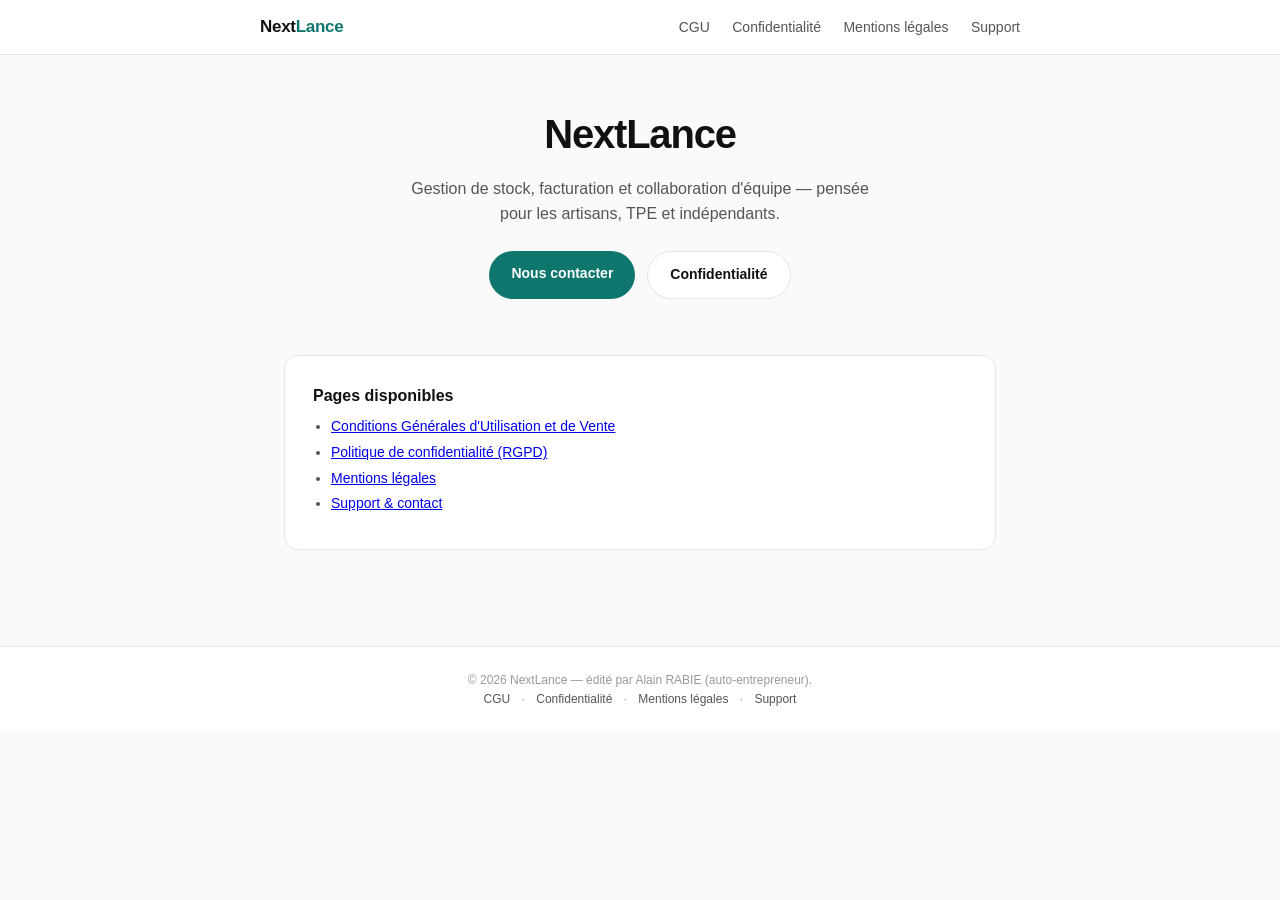
<file: index.html>
<!doctype html>
<html lang="fr">
<head>
<meta charset="utf-8" />
<meta name="viewport" content="width=device-width,initial-scale=1" />
<title>NextLance — Gestion de stock & facturation pour artisans</title>
<meta name="description" content="NextLance est une application de gestion de stock et de facturation à destination des artisans, TPE et indépendants." />
<link rel="stylesheet" href="/style.css" />
</head>
<body>
<header>
  <div class="nav">
    <a class="brand" href="/">Next<span>Lance</span></a>
    <nav>
      <a href="/cgu.html">CGU</a>
      <a href="/privacy.html">Confidentialité</a>
      <a href="/legal.html">Mentions légales</a>
      <a href="/support.html">Support</a>
    </nav>
  </div>
</header>

<section class="hero">
  <h1>NextLance</h1>
  <p>Gestion de stock, facturation et collaboration d'équipe — pensée pour les artisans, TPE et indépendants.</p>
  <div class="cta-row">
    <a class="cta" href="/support.html">Nous contacter</a>
    <a class="cta secondary" href="/privacy.html">Confidentialité</a>
  </div>
</section>

<main>
  <div class="card">
    <h2>Pages disponibles</h2>
    <ul>
      <li><a href="/cgu.html">Conditions Générales d'Utilisation et de Vente</a></li>
      <li><a href="/privacy.html">Politique de confidentialité (RGPD)</a></li>
      <li><a href="/legal.html">Mentions légales</a></li>
      <li><a href="/support.html">Support &amp; contact</a></li>
    </ul>
  </div>
</main>

<footer>
  © 2026 NextLance — édité par Alain RABIE (auto-entrepreneur).
  <br />
  <a href="/cgu.html">CGU</a> ·
  <a href="/privacy.html">Confidentialité</a> ·
  <a href="/legal.html">Mentions légales</a> ·
  <a href="/support.html">Support</a>
</footer>
</body>
</html>
</file>
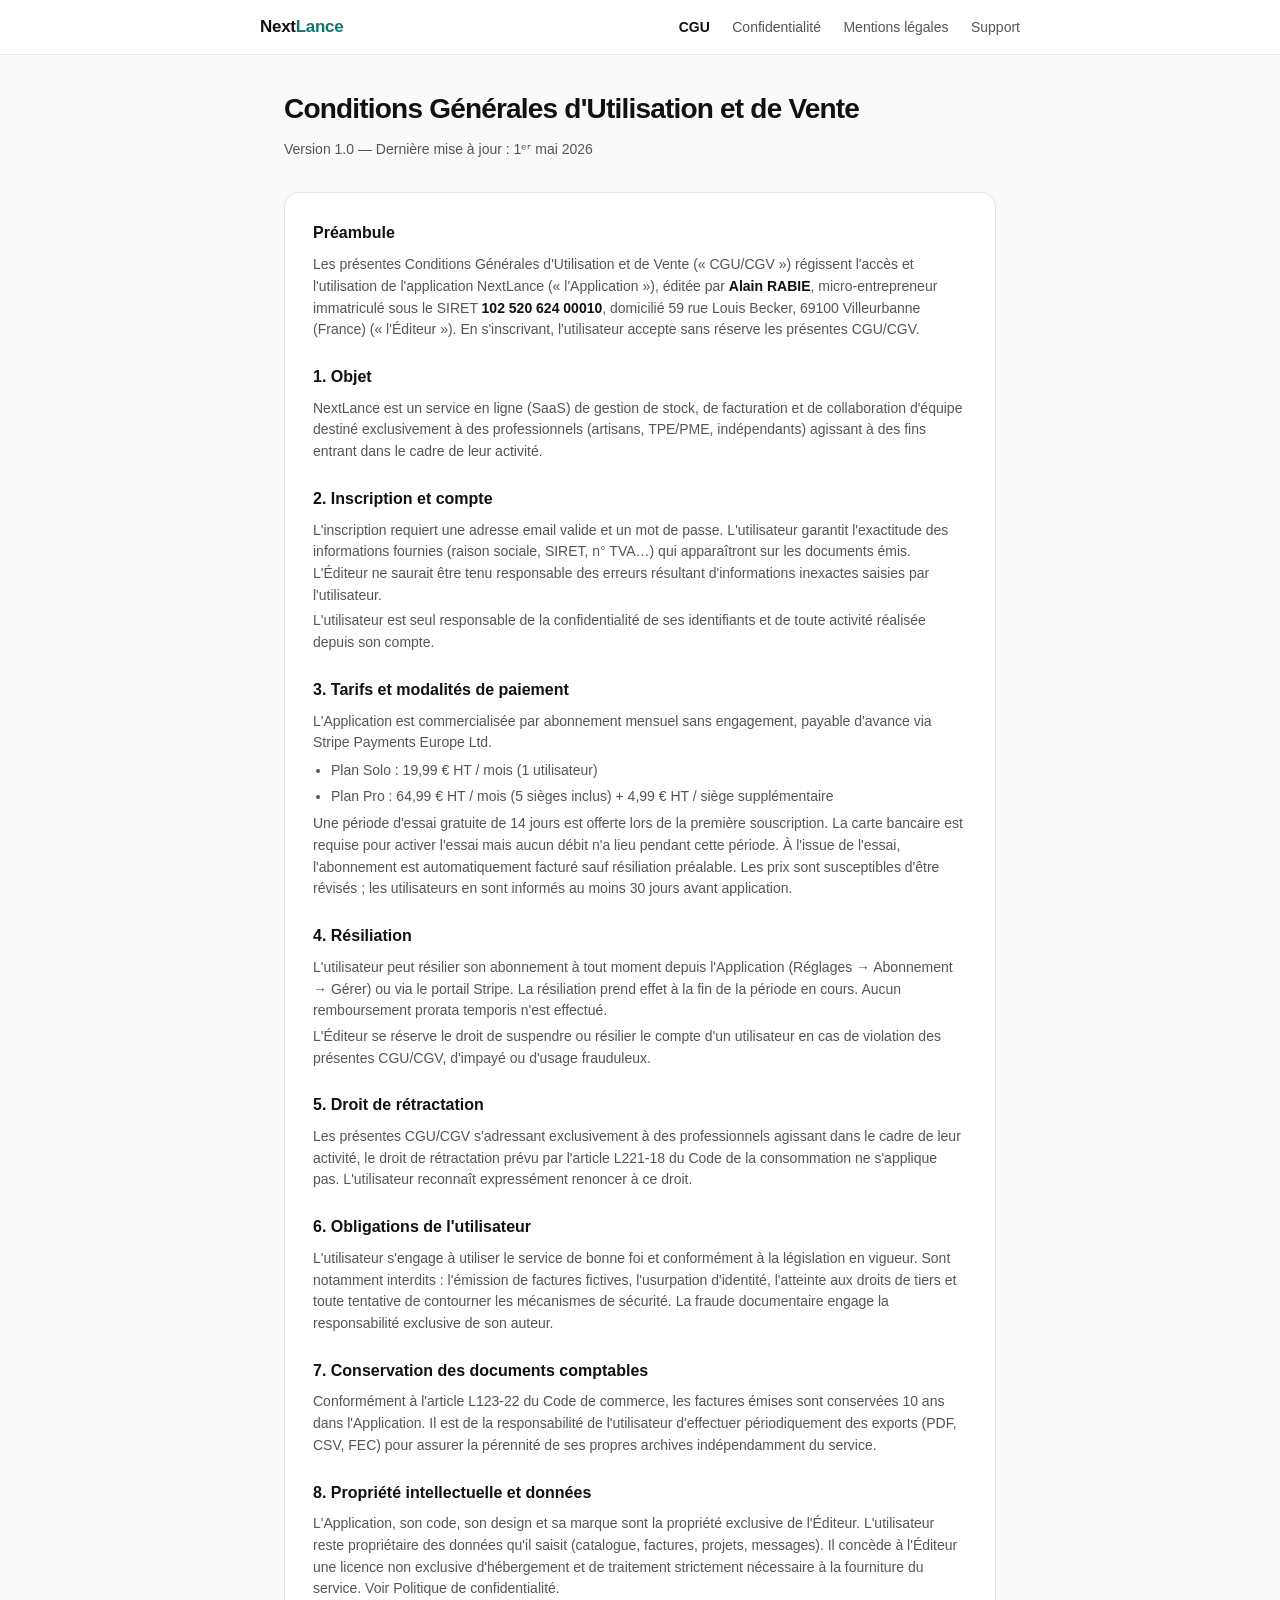
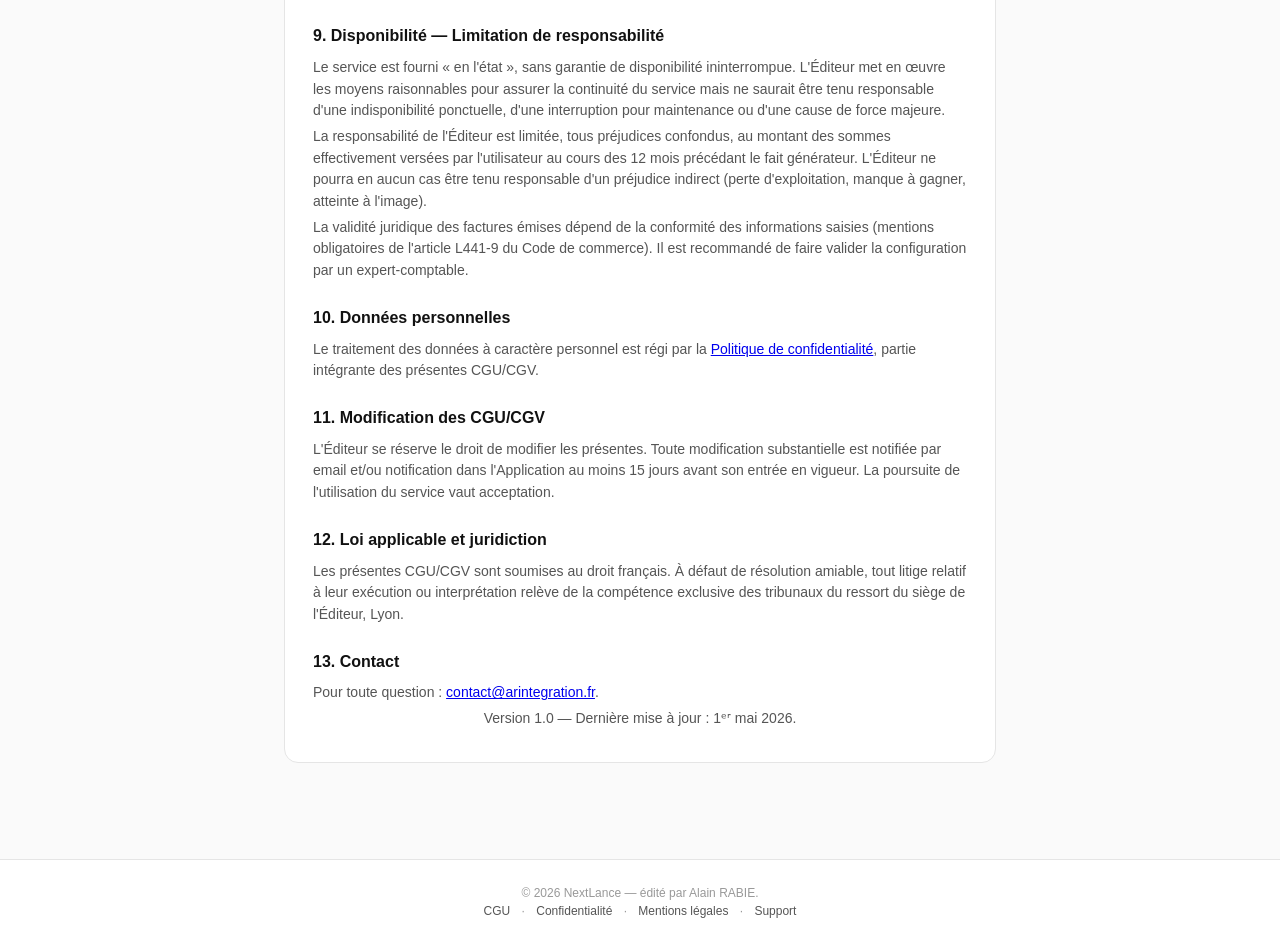
<file: cgu.html>
<!doctype html>
<html lang="fr">
<head>
<meta charset="utf-8" />
<meta name="viewport" content="width=device-width,initial-scale=1" />
<title>NextLance — Conditions Générales d'Utilisation et de Vente</title>
<meta name="description" content="Conditions Générales d'Utilisation et de Vente de NextLance." />
<link rel="stylesheet" href="/style.css" />
</head>
<body>
<header>
  <div class="nav">
    <a class="brand" href="/">Next<span>Lance</span></a>
    <nav>
      <a href="/cgu.html" class="active">CGU</a>
      <a href="/privacy.html">Confidentialité</a>
      <a href="/legal.html">Mentions légales</a>
      <a href="/support.html">Support</a>
    </nav>
  </div>
</header>

<main>
  <h1>Conditions Générales d'Utilisation et de Vente</h1>
  <p class="subtitle">Version 1.0 — Dernière mise à jour : 1ᵉʳ mai 2026</p>

  <div class="card">
    <h2>Préambule</h2>
    <p>Les présentes Conditions Générales d'Utilisation et de Vente (« CGU/CGV ») régissent l'accès et l'utilisation de l'application NextLance (« l'Application »), éditée par <strong>Alain RABIE</strong>, micro-entrepreneur immatriculé sous le SIRET <strong>102 520 624 00010</strong>, domicilié 59 rue Louis Becker, 69100 Villeurbanne (France) (« l'Éditeur »). En s'inscrivant, l'utilisateur accepte sans réserve les présentes CGU/CGV.</p>

    <h2>1. Objet</h2>
    <p>NextLance est un service en ligne (SaaS) de gestion de stock, de facturation et de collaboration d'équipe destiné exclusivement à des professionnels (artisans, TPE/PME, indépendants) agissant à des fins entrant dans le cadre de leur activité.</p>

    <h2>2. Inscription et compte</h2>
    <p>L'inscription requiert une adresse email valide et un mot de passe. L'utilisateur garantit l'exactitude des informations fournies (raison sociale, SIRET, n° TVA…) qui apparaîtront sur les documents émis. L'Éditeur ne saurait être tenu responsable des erreurs résultant d'informations inexactes saisies par l'utilisateur.</p>
    <p>L'utilisateur est seul responsable de la confidentialité de ses identifiants et de toute activité réalisée depuis son compte.</p>

    <h2>3. Tarifs et modalités de paiement</h2>
    <p>L'Application est commercialisée par abonnement mensuel sans engagement, payable d'avance via Stripe Payments Europe Ltd.</p>
    <ul>
      <li>Plan Solo : 19,99 € HT / mois (1 utilisateur)</li>
      <li>Plan Pro : 64,99 € HT / mois (5 sièges inclus) + 4,99 € HT / siège supplémentaire</li>
    </ul>
    <p>Une période d'essai gratuite de 14 jours est offerte lors de la première souscription. La carte bancaire est requise pour activer l'essai mais aucun débit n'a lieu pendant cette période. À l'issue de l'essai, l'abonnement est automatiquement facturé sauf résiliation préalable. Les prix sont susceptibles d'être révisés ; les utilisateurs en sont informés au moins 30 jours avant application.</p>

    <h2>4. Résiliation</h2>
    <p>L'utilisateur peut résilier son abonnement à tout moment depuis l'Application (Réglages → Abonnement → Gérer) ou via le portail Stripe. La résiliation prend effet à la fin de la période en cours. Aucun remboursement prorata temporis n'est effectué.</p>
    <p>L'Éditeur se réserve le droit de suspendre ou résilier le compte d'un utilisateur en cas de violation des présentes CGU/CGV, d'impayé ou d'usage frauduleux.</p>

    <h2>5. Droit de rétractation</h2>
    <p>Les présentes CGU/CGV s'adressant exclusivement à des professionnels agissant dans le cadre de leur activité, le droit de rétractation prévu par l'article L221-18 du Code de la consommation ne s'applique pas. L'utilisateur reconnaît expressément renoncer à ce droit.</p>

    <h2>6. Obligations de l'utilisateur</h2>
    <p>L'utilisateur s'engage à utiliser le service de bonne foi et conformément à la législation en vigueur. Sont notamment interdits : l'émission de factures fictives, l'usurpation d'identité, l'atteinte aux droits de tiers et toute tentative de contourner les mécanismes de sécurité. La fraude documentaire engage la responsabilité exclusive de son auteur.</p>

    <h2>7. Conservation des documents comptables</h2>
    <p>Conformément à l'article L123-22 du Code de commerce, les factures émises sont conservées 10 ans dans l'Application. Il est de la responsabilité de l'utilisateur d'effectuer périodiquement des exports (PDF, CSV, FEC) pour assurer la pérennité de ses propres archives indépendamment du service.</p>

    <h2>8. Propriété intellectuelle et données</h2>
    <p>L'Application, son code, son design et sa marque sont la propriété exclusive de l'Éditeur. L'utilisateur reste propriétaire des données qu'il saisit (catalogue, factures, projets, messages). Il concède à l'Éditeur une licence non exclusive d'hébergement et de traitement strictement nécessaire à la fourniture du service. Voir Politique de confidentialité.</p>

    <h2>9. Disponibilité — Limitation de responsabilité</h2>
    <p>Le service est fourni « en l'état », sans garantie de disponibilité ininterrompue. L'Éditeur met en œuvre les moyens raisonnables pour assurer la continuité du service mais ne saurait être tenu responsable d'une indisponibilité ponctuelle, d'une interruption pour maintenance ou d'une cause de force majeure.</p>
    <p>La responsabilité de l'Éditeur est limitée, tous préjudices confondus, au montant des sommes effectivement versées par l'utilisateur au cours des 12 mois précédant le fait générateur. L'Éditeur ne pourra en aucun cas être tenu responsable d'un préjudice indirect (perte d'exploitation, manque à gagner, atteinte à l'image).</p>
    <p>La validité juridique des factures émises dépend de la conformité des informations saisies (mentions obligatoires de l'article L441-9 du Code de commerce). Il est recommandé de faire valider la configuration par un expert-comptable.</p>

    <h2>10. Données personnelles</h2>
    <p>Le traitement des données à caractère personnel est régi par la <a href="/privacy.html">Politique de confidentialité</a>, partie intégrante des présentes CGU/CGV.</p>

    <h2>11. Modification des CGU/CGV</h2>
    <p>L'Éditeur se réserve le droit de modifier les présentes. Toute modification substantielle est notifiée par email et/ou notification dans l'Application au moins 15 jours avant son entrée en vigueur. La poursuite de l'utilisation du service vaut acceptation.</p>

    <h2>12. Loi applicable et juridiction</h2>
    <p>Les présentes CGU/CGV sont soumises au droit français. À défaut de résolution amiable, tout litige relatif à leur exécution ou interprétation relève de la compétence exclusive des tribunaux du ressort du siège de l'Éditeur, Lyon.</p>

    <h2>13. Contact</h2>
    <p>Pour toute question : <a href="mailto:contact@arintegration.fr">contact@arintegration.fr</a>.</p>

    <p class="updated">Version 1.0 — Dernière mise à jour : 1ᵉʳ mai 2026.</p>
  </div>
</main>

<footer>
  © 2026 NextLance — édité par Alain RABIE.
  <br />
  <a href="/cgu.html">CGU</a> ·
  <a href="/privacy.html">Confidentialité</a> ·
  <a href="/legal.html">Mentions légales</a> ·
  <a href="/support.html">Support</a>
</footer>
</body>
</html>
</file>
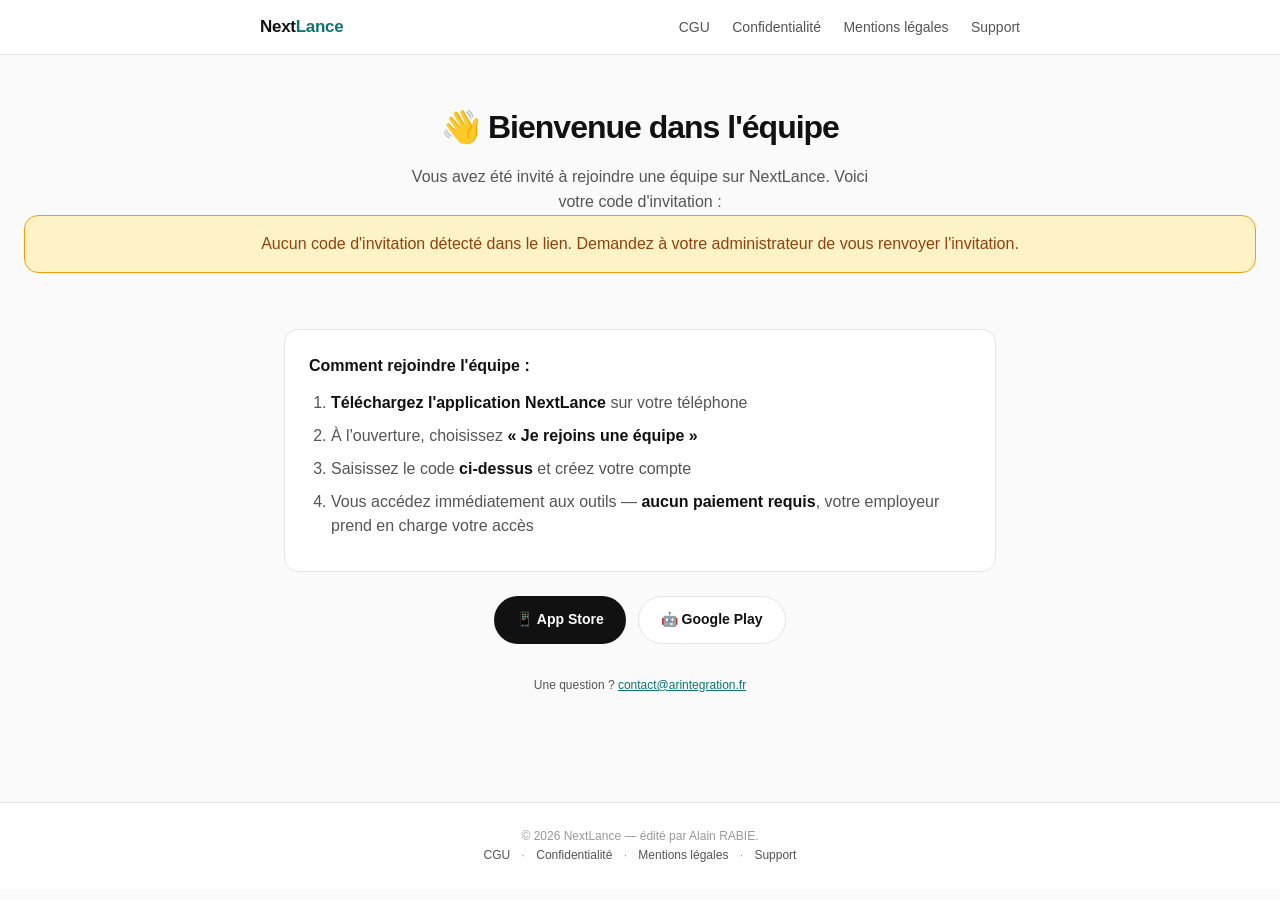
<file: join.html>
<!doctype html>
<html lang="fr">
<head>
<meta charset="utf-8" />
<meta name="viewport" content="width=device-width,initial-scale=1" />
<title>NextLance — Rejoindre une équipe</title>
<meta name="description" content="Rejoindre une équipe sur NextLance avec votre code d'invitation." />
<link rel="stylesheet" href="/style.css" />
<style>
  .join-hero { text-align: center; padding: 48px 24px 24px; }
  .join-hero h1 { font-size: 32px; letter-spacing: -1px; margin: 0 0 12px; }
  .join-hero p { font-size: 16px; color: var(--muted); max-width: 460px; margin: 0 auto; }
  .code-box {
    background: var(--card);
    border: 2px dashed var(--link);
    border-radius: var(--radius);
    margin: 24px auto;
    max-width: 320px;
    padding: 20px 24px;
    text-align: center;
  }
  .code-box .label {
    color: var(--muted);
    font-size: 11px;
    letter-spacing: 1.4px;
    text-transform: uppercase;
  }
  .code-box .code {
    color: var(--link);
    font-family: 'SF Mono', Menlo, Consolas, monospace;
    font-size: 32px;
    font-weight: 700;
    letter-spacing: 6px;
    margin-top: 6px;
  }
  .stores-row {
    display: flex;
    gap: 12px;
    justify-content: center;
    flex-wrap: wrap;
    margin-top: 16px;
  }
  .store-btn {
    background: #111;
    color: #fff;
    padding: 12px 22px;
    border-radius: 999px;
    text-decoration: none;
    font-weight: 600;
    font-size: 14px;
    display: inline-flex;
    align-items: center;
    gap: 8px;
  }
  .store-btn.secondary { background: #fff; color: #111; border: 1px solid var(--border); }
  .steps-list {
    background: var(--card);
    border: 1px solid var(--border);
    border-radius: var(--radius);
    margin: 24px 0;
    padding: 24px;
  }
  .steps-list ol { padding-left: 22px; margin: 0; }
  .steps-list li { margin: 8px 0; color: var(--muted); }
  .steps-list strong { color: var(--text); }
  .no-code {
    background: #fef3c7;
    border: 1px solid #f59e0b;
    border-radius: var(--radius);
    color: #92400e;
    padding: 16px 20px;
    text-align: center;
  }
</style>
</head>
<body>
<header>
  <div class="nav">
    <a class="brand" href="/">Next<span>Lance</span></a>
    <nav>
      <a href="/cgu.html">CGU</a>
      <a href="/privacy.html">Confidentialité</a>
      <a href="/legal.html">Mentions légales</a>
      <a href="/support.html">Support</a>
    </nav>
  </div>
</header>

<section class="join-hero">
  <h1>👋 Bienvenue dans l'équipe</h1>
  <p>Vous avez été invité à rejoindre une équipe sur NextLance. Voici votre code d'invitation :</p>

  <div id="codeBox" class="code-box" style="display:none">
    <div class="label">Votre code</div>
    <div id="codeValue" class="code">—</div>
  </div>

  <div id="noCodeBox" class="no-code" style="display:none">
    Aucun code d'invitation détecté dans le lien. Demandez à votre administrateur de vous renvoyer l'invitation.
  </div>
</section>

<main>
  <div class="steps-list">
    <h2 style="font-size: 16px; margin: 0 0 12px;">Comment rejoindre l'équipe :</h2>
    <ol>
      <li><strong>Téléchargez l'application NextLance</strong> sur votre téléphone</li>
      <li>À l'ouverture, choisissez <strong>« Je rejoins une équipe »</strong></li>
      <li>Saisissez le code <strong id="codeInline">ci-dessus</strong> et créez votre compte</li>
      <li>Vous accédez immédiatement aux outils — <strong>aucun paiement requis</strong>, votre employeur prend en charge votre accès</li>
    </ol>
  </div>

  <div class="stores-row">
    <a class="store-btn" href="https://apps.apple.com/app/nextlance" target="_blank" rel="noopener">📱 App Store</a>
    <a class="store-btn secondary" href="https://play.google.com/store/apps/details?id=com.alainrabie.nextlance" target="_blank" rel="noopener">🤖 Google Play</a>
  </div>

  <p style="text-align: center; color: var(--muted); font-size: 12px; margin-top: 32px;">
    Une question ? <a href="mailto:contact@arintegration.fr" style="color: var(--link);">contact@arintegration.fr</a>
  </p>
</main>

<footer>
  © 2026 NextLance — édité par Alain RABIE.
  <br />
  <a href="/cgu.html">CGU</a> ·
  <a href="/privacy.html">Confidentialité</a> ·
  <a href="/legal.html">Mentions légales</a> ·
  <a href="/support.html">Support</a>
</footer>

<script>
  // Récupère le code depuis l'URL (?code=XXX) et l'affiche
  const params = new URLSearchParams(window.location.search);
  const code = (params.get('code') || '').trim().toUpperCase();
  if (code) {
    document.getElementById('codeBox').style.display = 'block';
    document.getElementById('codeValue').textContent = code;
    document.getElementById('codeInline').textContent = code;
  } else {
    document.getElementById('noCodeBox').style.display = 'block';
  }

  // Tentative d'ouverture automatique de l'app si installée (Universal Link
  // futur). Pour l'instant, scheme custom en fallback.
  if (code) {
    setTimeout(() => {
      window.location.href = 'nextlance://register?code=' + encodeURIComponent(code);
    }, 1500);
  }
</script>
</body>
</html>
</file>
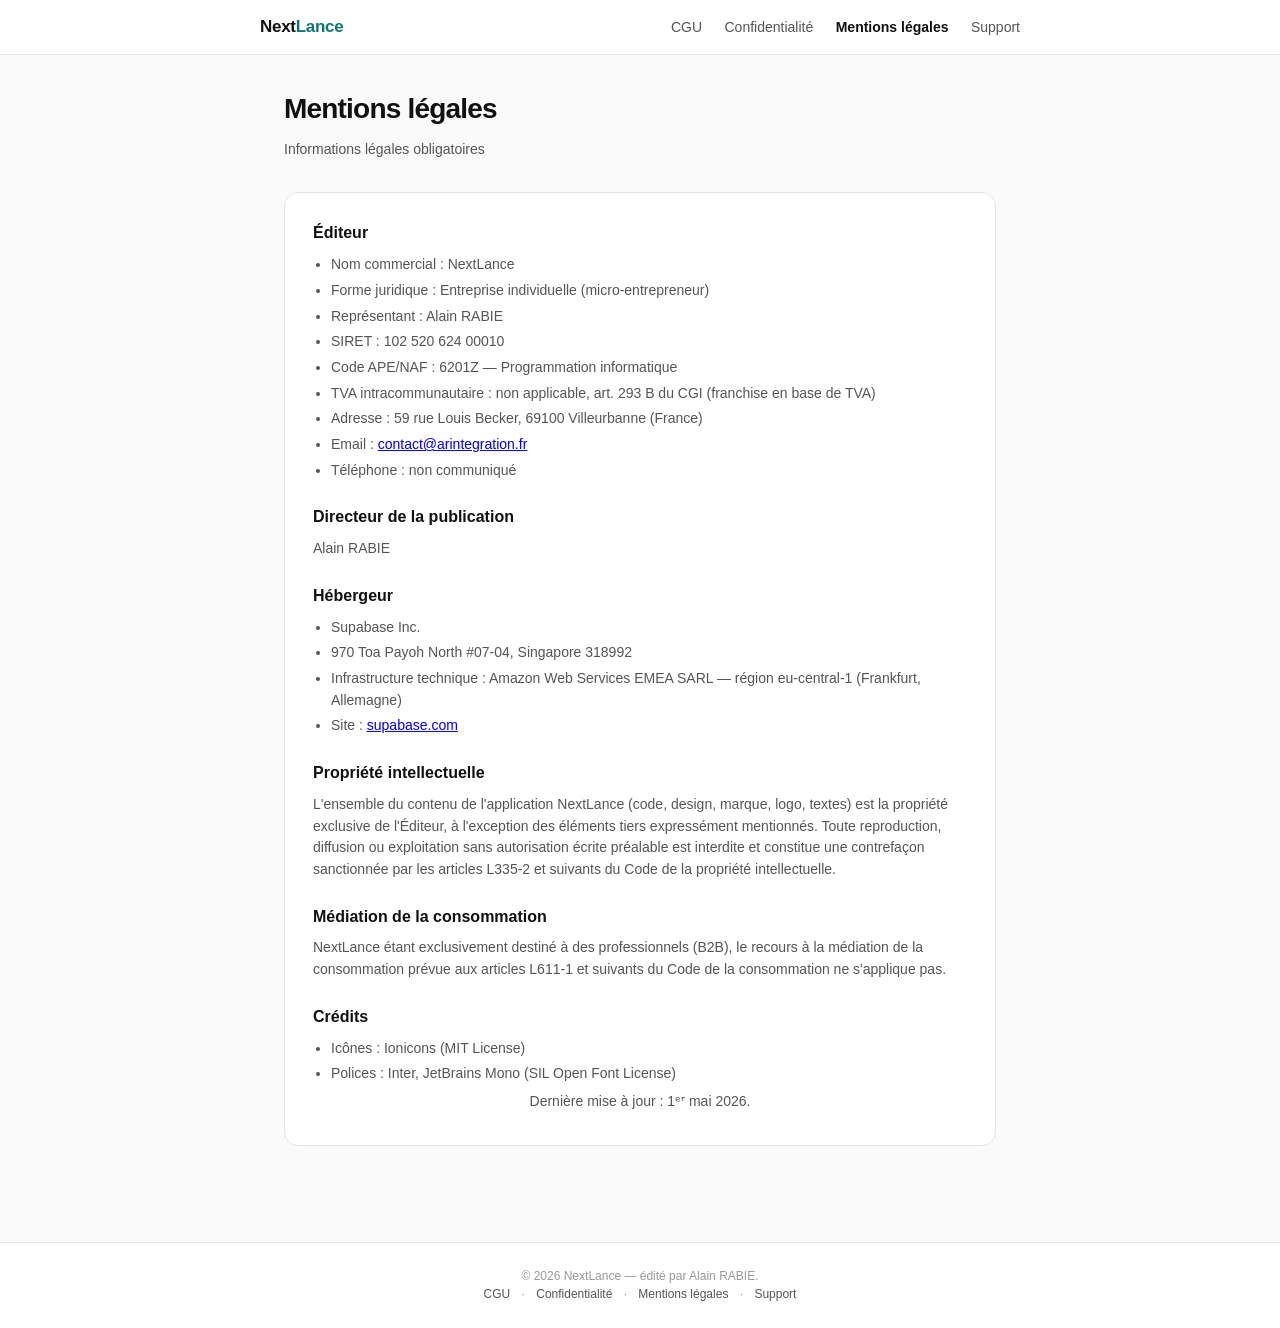
<file: legal.html>
<!doctype html>
<html lang="fr">
<head>
<meta charset="utf-8" />
<meta name="viewport" content="width=device-width,initial-scale=1" />
<title>NextLance — Mentions légales</title>
<meta name="description" content="Mentions légales obligatoires de NextLance." />
<link rel="stylesheet" href="/style.css" />
</head>
<body>
<header>
  <div class="nav">
    <a class="brand" href="/">Next<span>Lance</span></a>
    <nav>
      <a href="/cgu.html">CGU</a>
      <a href="/privacy.html">Confidentialité</a>
      <a href="/legal.html" class="active">Mentions légales</a>
      <a href="/support.html">Support</a>
    </nav>
  </div>
</header>

<main>
  <h1>Mentions légales</h1>
  <p class="subtitle">Informations légales obligatoires</p>

  <div class="card">
    <h2>Éditeur</h2>
    <ul>
      <li>Nom commercial : NextLance</li>
      <li>Forme juridique : Entreprise individuelle (micro-entrepreneur)</li>
      <li>Représentant : Alain RABIE</li>
      <li>SIRET : 102 520 624 00010</li>
      <li>Code APE/NAF : 6201Z — Programmation informatique</li>
      <li>TVA intracommunautaire : non applicable, art. 293 B du CGI (franchise en base de TVA)</li>
      <li>Adresse : 59 rue Louis Becker, 69100 Villeurbanne (France)</li>
      <li>Email : <a href="mailto:contact@arintegration.fr">contact@arintegration.fr</a></li>
      <li>Téléphone : non communiqué</li>
    </ul>

    <h2>Directeur de la publication</h2>
    <p>Alain RABIE</p>

    <h2>Hébergeur</h2>
    <ul>
      <li>Supabase Inc.</li>
      <li>970 Toa Payoh North #07-04, Singapore 318992</li>
      <li>Infrastructure technique : Amazon Web Services EMEA SARL — région eu-central-1 (Frankfurt, Allemagne)</li>
      <li>Site : <a href="https://supabase.com" target="_blank" rel="noopener">supabase.com</a></li>
    </ul>

    <h2>Propriété intellectuelle</h2>
    <p>L'ensemble du contenu de l'application NextLance (code, design, marque, logo, textes) est la propriété exclusive de l'Éditeur, à l'exception des éléments tiers expressément mentionnés. Toute reproduction, diffusion ou exploitation sans autorisation écrite préalable est interdite et constitue une contrefaçon sanctionnée par les articles L335-2 et suivants du Code de la propriété intellectuelle.</p>

    <h2>Médiation de la consommation</h2>
    <p>NextLance étant exclusivement destiné à des professionnels (B2B), le recours à la médiation de la consommation prévue aux articles L611-1 et suivants du Code de la consommation ne s'applique pas.</p>

    <h2>Crédits</h2>
    <ul>
      <li>Icônes : Ionicons (MIT License)</li>
      <li>Polices : Inter, JetBrains Mono (SIL Open Font License)</li>
    </ul>

    <p class="updated">Dernière mise à jour : 1ᵉʳ mai 2026.</p>
  </div>
</main>

<footer>
  © 2026 NextLance — édité par Alain RABIE.
  <br />
  <a href="/cgu.html">CGU</a> ·
  <a href="/privacy.html">Confidentialité</a> ·
  <a href="/legal.html">Mentions légales</a> ·
  <a href="/support.html">Support</a>
</footer>
</body>
</html>
</file>
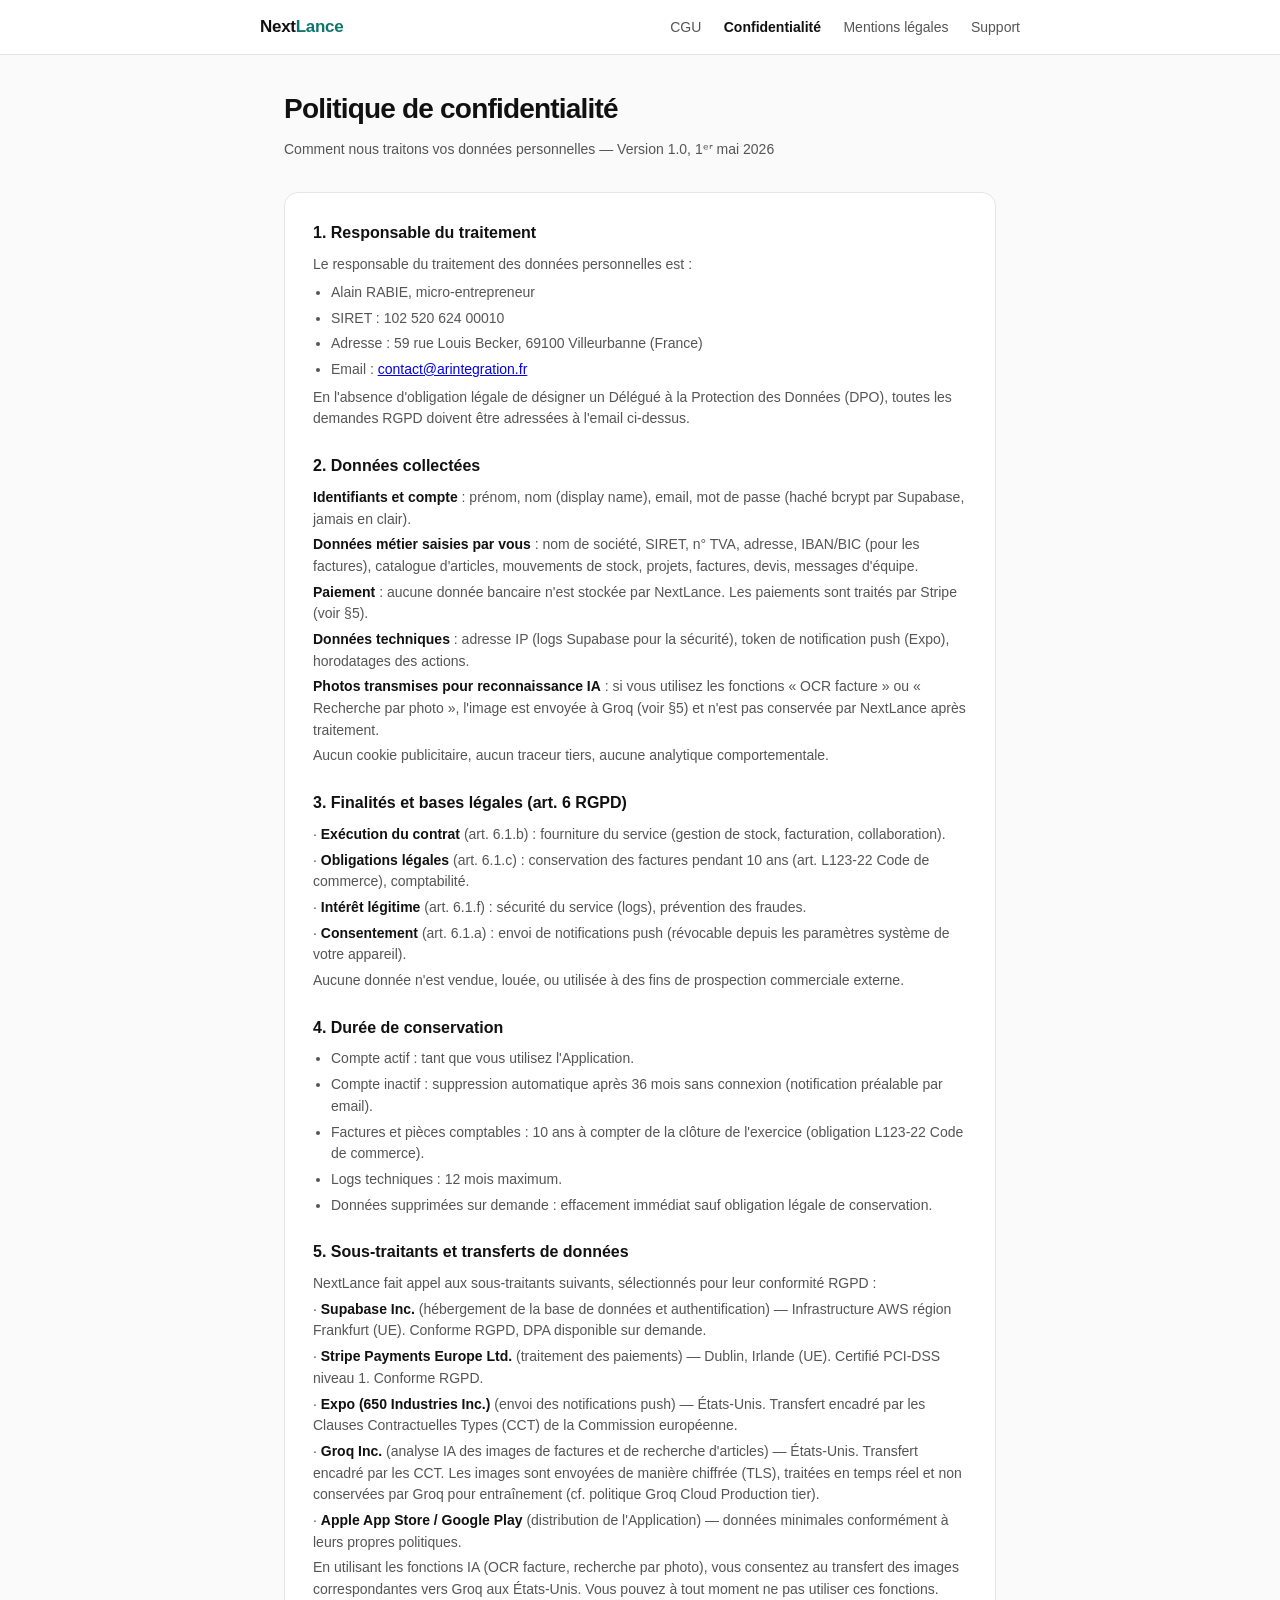
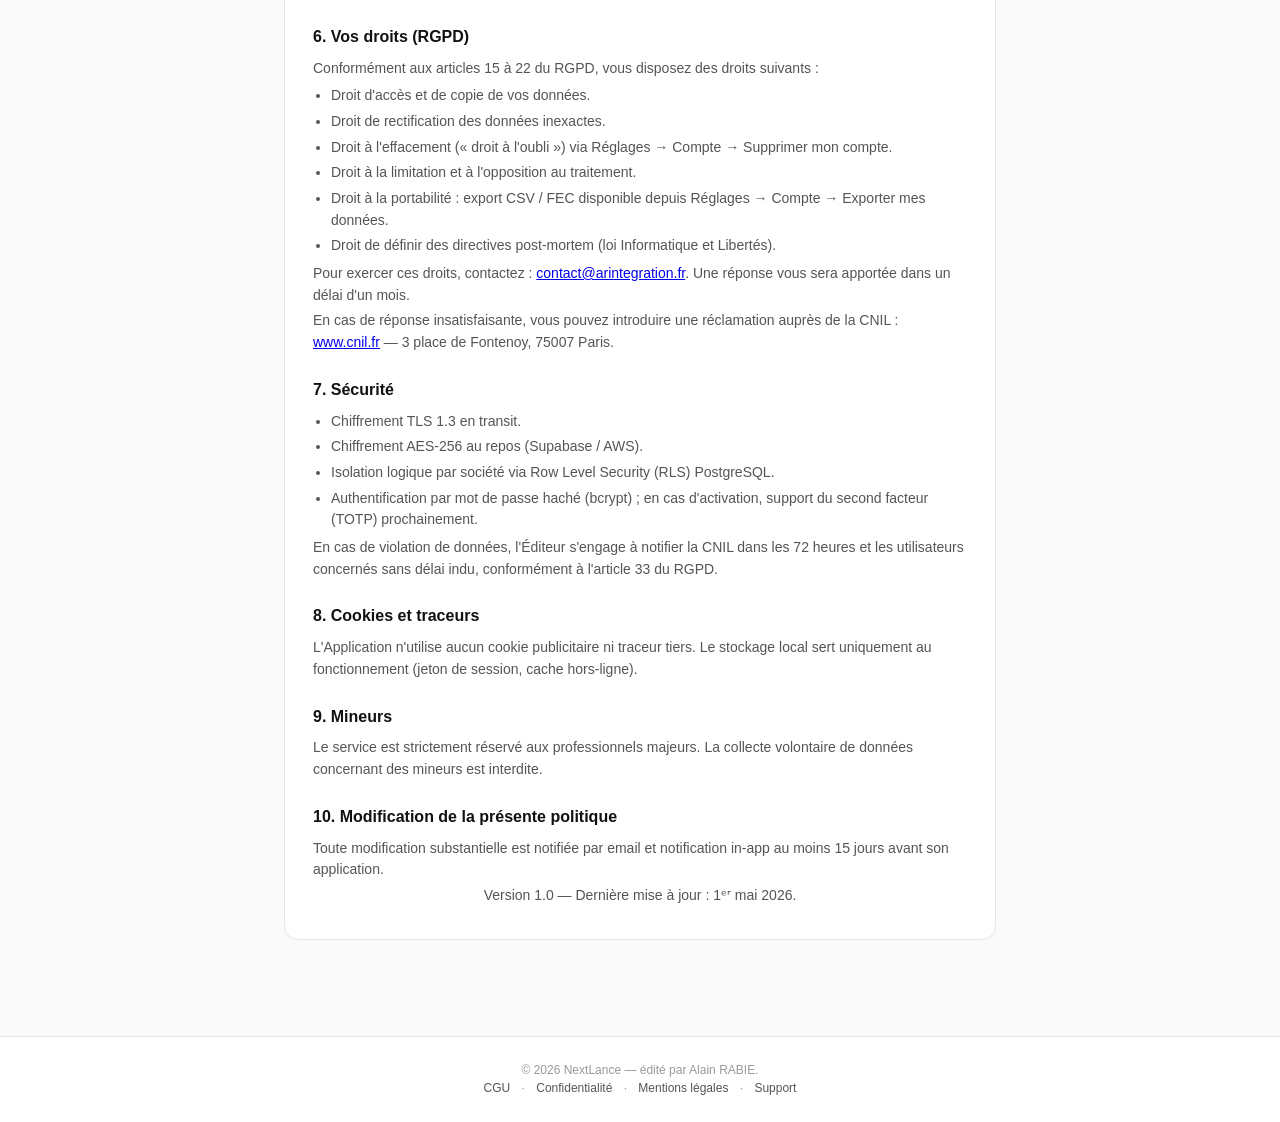
<file: privacy.html>
<!doctype html>
<html lang="fr">
<head>
<meta charset="utf-8" />
<meta name="viewport" content="width=device-width,initial-scale=1" />
<title>NextLance — Politique de confidentialité</title>
<meta name="description" content="Politique de confidentialité (RGPD) de NextLance." />
<link rel="stylesheet" href="/style.css" />
</head>
<body>
<header>
  <div class="nav">
    <a class="brand" href="/">Next<span>Lance</span></a>
    <nav>
      <a href="/cgu.html">CGU</a>
      <a href="/privacy.html" class="active">Confidentialité</a>
      <a href="/legal.html">Mentions légales</a>
      <a href="/support.html">Support</a>
    </nav>
  </div>
</header>

<main>
  <h1>Politique de confidentialité</h1>
  <p class="subtitle">Comment nous traitons vos données personnelles — Version 1.0, 1ᵉʳ mai 2026</p>

  <div class="card">
    <h2>1. Responsable du traitement</h2>
    <p>Le responsable du traitement des données personnelles est :</p>
    <ul>
      <li>Alain RABIE, micro-entrepreneur</li>
      <li>SIRET : 102 520 624 00010</li>
      <li>Adresse : 59 rue Louis Becker, 69100 Villeurbanne (France)</li>
      <li>Email : <a href="mailto:contact@arintegration.fr">contact@arintegration.fr</a></li>
    </ul>
    <p>En l'absence d'obligation légale de désigner un Délégué à la Protection des Données (DPO), toutes les demandes RGPD doivent être adressées à l'email ci-dessus.</p>

    <h2>2. Données collectées</h2>
    <p><strong>Identifiants et compte</strong> : prénom, nom (display name), email, mot de passe (haché bcrypt par Supabase, jamais en clair).</p>
    <p><strong>Données métier saisies par vous</strong> : nom de société, SIRET, n° TVA, adresse, IBAN/BIC (pour les factures), catalogue d'articles, mouvements de stock, projets, factures, devis, messages d'équipe.</p>
    <p><strong>Paiement</strong> : aucune donnée bancaire n'est stockée par NextLance. Les paiements sont traités par Stripe (voir §5).</p>
    <p><strong>Données techniques</strong> : adresse IP (logs Supabase pour la sécurité), token de notification push (Expo), horodatages des actions.</p>
    <p><strong>Photos transmises pour reconnaissance IA</strong> : si vous utilisez les fonctions « OCR facture » ou « Recherche par photo », l'image est envoyée à Groq (voir §5) et n'est pas conservée par NextLance après traitement.</p>
    <p>Aucun cookie publicitaire, aucun traceur tiers, aucune analytique comportementale.</p>

    <h2>3. Finalités et bases légales (art. 6 RGPD)</h2>
    <p>· <strong>Exécution du contrat</strong> (art. 6.1.b) : fourniture du service (gestion de stock, facturation, collaboration).</p>
    <p>· <strong>Obligations légales</strong> (art. 6.1.c) : conservation des factures pendant 10 ans (art. L123-22 Code de commerce), comptabilité.</p>
    <p>· <strong>Intérêt légitime</strong> (art. 6.1.f) : sécurité du service (logs), prévention des fraudes.</p>
    <p>· <strong>Consentement</strong> (art. 6.1.a) : envoi de notifications push (révocable depuis les paramètres système de votre appareil).</p>
    <p>Aucune donnée n'est vendue, louée, ou utilisée à des fins de prospection commerciale externe.</p>

    <h2>4. Durée de conservation</h2>
    <ul>
      <li>Compte actif : tant que vous utilisez l'Application.</li>
      <li>Compte inactif : suppression automatique après 36 mois sans connexion (notification préalable par email).</li>
      <li>Factures et pièces comptables : 10 ans à compter de la clôture de l'exercice (obligation L123-22 Code de commerce).</li>
      <li>Logs techniques : 12 mois maximum.</li>
      <li>Données supprimées sur demande : effacement immédiat sauf obligation légale de conservation.</li>
    </ul>

    <h2>5. Sous-traitants et transferts de données</h2>
    <p>NextLance fait appel aux sous-traitants suivants, sélectionnés pour leur conformité RGPD :</p>
    <p>· <strong>Supabase Inc.</strong> (hébergement de la base de données et authentification) — Infrastructure AWS région Frankfurt (UE). Conforme RGPD, DPA disponible sur demande.</p>
    <p>· <strong>Stripe Payments Europe Ltd.</strong> (traitement des paiements) — Dublin, Irlande (UE). Certifié PCI-DSS niveau 1. Conforme RGPD.</p>
    <p>· <strong>Expo (650 Industries Inc.)</strong> (envoi des notifications push) — États-Unis. Transfert encadré par les Clauses Contractuelles Types (CCT) de la Commission européenne.</p>
    <p>· <strong>Groq Inc.</strong> (analyse IA des images de factures et de recherche d'articles) — États-Unis. Transfert encadré par les CCT. Les images sont envoyées de manière chiffrée (TLS), traitées en temps réel et non conservées par Groq pour entraînement (cf. politique Groq Cloud Production tier).</p>
    <p>· <strong>Apple App Store / Google Play</strong> (distribution de l'Application) — données minimales conformément à leurs propres politiques.</p>
    <p>En utilisant les fonctions IA (OCR facture, recherche par photo), vous consentez au transfert des images correspondantes vers Groq aux États-Unis. Vous pouvez à tout moment ne pas utiliser ces fonctions.</p>

    <h2>6. Vos droits (RGPD)</h2>
    <p>Conformément aux articles 15 à 22 du RGPD, vous disposez des droits suivants :</p>
    <ul>
      <li>Droit d'accès et de copie de vos données.</li>
      <li>Droit de rectification des données inexactes.</li>
      <li>Droit à l'effacement (« droit à l'oubli ») via Réglages → Compte → Supprimer mon compte.</li>
      <li>Droit à la limitation et à l'opposition au traitement.</li>
      <li>Droit à la portabilité : export CSV / FEC disponible depuis Réglages → Compte → Exporter mes données.</li>
      <li>Droit de définir des directives post-mortem (loi Informatique et Libertés).</li>
    </ul>
    <p>Pour exercer ces droits, contactez : <a href="mailto:contact@arintegration.fr">contact@arintegration.fr</a>. Une réponse vous sera apportée dans un délai d'un mois.</p>
    <p>En cas de réponse insatisfaisante, vous pouvez introduire une réclamation auprès de la CNIL : <a href="https://www.cnil.fr" target="_blank" rel="noopener">www.cnil.fr</a> — 3 place de Fontenoy, 75007 Paris.</p>

    <h2>7. Sécurité</h2>
    <ul>
      <li>Chiffrement TLS 1.3 en transit.</li>
      <li>Chiffrement AES-256 au repos (Supabase / AWS).</li>
      <li>Isolation logique par société via Row Level Security (RLS) PostgreSQL.</li>
      <li>Authentification par mot de passe haché (bcrypt) ; en cas d'activation, support du second facteur (TOTP) prochainement.</li>
    </ul>
    <p>En cas de violation de données, l'Éditeur s'engage à notifier la CNIL dans les 72 heures et les utilisateurs concernés sans délai indu, conformément à l'article 33 du RGPD.</p>

    <h2>8. Cookies et traceurs</h2>
    <p>L'Application n'utilise aucun cookie publicitaire ni traceur tiers. Le stockage local sert uniquement au fonctionnement (jeton de session, cache hors-ligne).</p>

    <h2>9. Mineurs</h2>
    <p>Le service est strictement réservé aux professionnels majeurs. La collecte volontaire de données concernant des mineurs est interdite.</p>

    <h2>10. Modification de la présente politique</h2>
    <p>Toute modification substantielle est notifiée par email et notification in-app au moins 15 jours avant son application.</p>

    <p class="updated">Version 1.0 — Dernière mise à jour : 1ᵉʳ mai 2026.</p>
  </div>
</main>

<footer>
  © 2026 NextLance — édité par Alain RABIE.
  <br />
  <a href="/cgu.html">CGU</a> ·
  <a href="/privacy.html">Confidentialité</a> ·
  <a href="/legal.html">Mentions légales</a> ·
  <a href="/support.html">Support</a>
</footer>
</body>
</html>
</file>
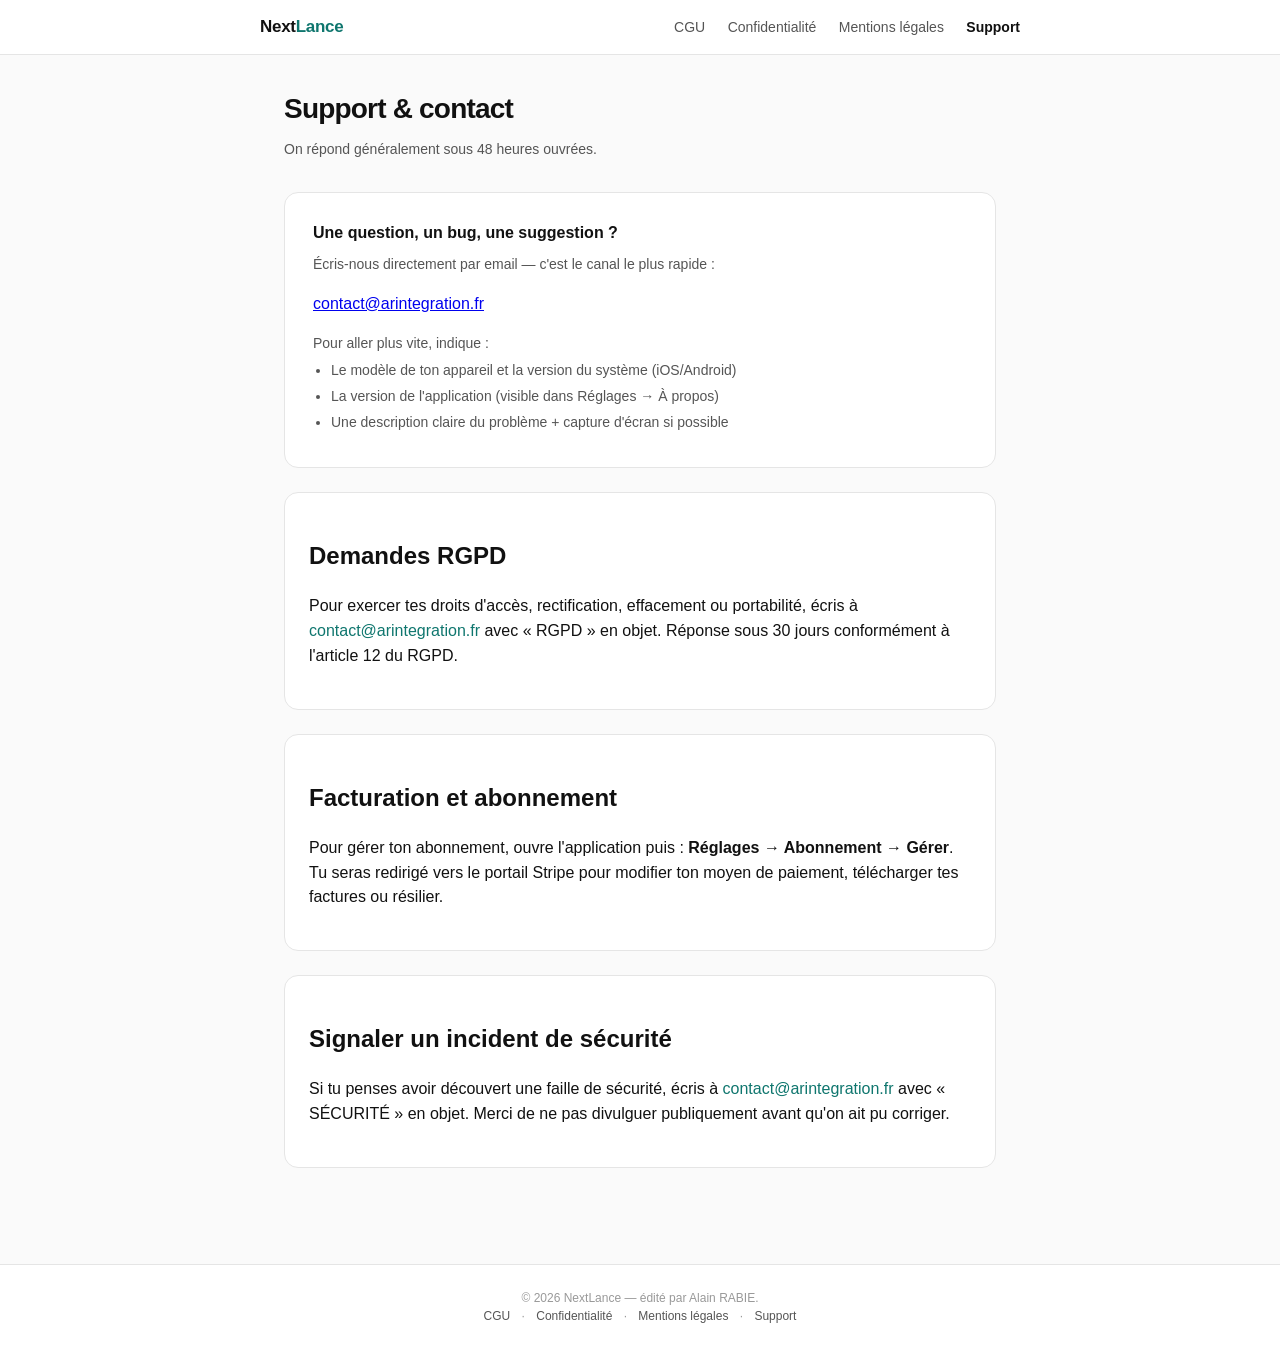
<file: support.html>
<!doctype html>
<html lang="fr">
<head>
<meta charset="utf-8" />
<meta name="viewport" content="width=device-width,initial-scale=1" />
<title>NextLance — Support &amp; contact</title>
<meta name="description" content="Support et contact NextLance." />
<link rel="stylesheet" href="/style.css" />
</head>
<body>
<header>
  <div class="nav">
    <a class="brand" href="/">Next<span>Lance</span></a>
    <nav>
      <a href="/cgu.html">CGU</a>
      <a href="/privacy.html">Confidentialité</a>
      <a href="/legal.html">Mentions légales</a>
      <a href="/support.html" class="active">Support</a>
    </nav>
  </div>
</header>

<main>
  <h1>Support &amp; contact</h1>
  <p class="subtitle">On répond généralement sous 48 heures ouvrées.</p>

  <div class="card">
    <h2>Une question, un bug, une suggestion ?</h2>
    <p>Écris-nous directement par email — c'est le canal le plus rapide :</p>
    <p style="margin: 16px 0; font-size: 16px;"><a href="mailto:contact@arintegration.fr">contact@arintegration.fr</a></p>
    <p>Pour aller plus vite, indique :</p>
    <ul>
      <li>Le modèle de ton appareil et la version du système (iOS/Android)</li>
      <li>La version de l'application (visible dans Réglages → À propos)</li>
      <li>Une description claire du problème + capture d'écran si possible</li>
    </ul>
  </div>

  <div class="contact-card">
    <h2>Demandes RGPD</h2>
    <p>Pour exercer tes droits d'accès, rectification, effacement ou portabilité, écris à <a href="mailto:contact@arintegration.fr">contact@arintegration.fr</a> avec « RGPD » en objet. Réponse sous 30 jours conformément à l'article 12 du RGPD.</p>
  </div>

  <div class="contact-card">
    <h2>Facturation et abonnement</h2>
    <p>Pour gérer ton abonnement, ouvre l'application puis : <strong>Réglages → Abonnement → Gérer</strong>. Tu seras redirigé vers le portail Stripe pour modifier ton moyen de paiement, télécharger tes factures ou résilier.</p>
  </div>

  <div class="contact-card">
    <h2>Signaler un incident de sécurité</h2>
    <p>Si tu penses avoir découvert une faille de sécurité, écris à <a href="mailto:contact@arintegration.fr">contact@arintegration.fr</a> avec « SÉCURITÉ » en objet. Merci de ne pas divulguer publiquement avant qu'on ait pu corriger.</p>
  </div>
</main>

<footer>
  © 2026 NextLance — édité par Alain RABIE.
  <br />
  <a href="/cgu.html">CGU</a> ·
  <a href="/privacy.html">Confidentialité</a> ·
  <a href="/legal.html">Mentions légales</a> ·
  <a href="/support.html">Support</a>
</footer>
</body>
</html>
</file>
<file: style.css>
:root {
  --bg: #fafafa;
  --card: #fff;
  --text: #111;
  --muted: #555;
  --link: #0f766e;
  --border: #e5e5e5;
  --radius: 14px;
}

* { box-sizing: border-box; }

body {
  margin: 0;
  font-family: -apple-system, BlinkMacSystemFont, "Segoe UI", Roboto, sans-serif;
  background: var(--bg);
  color: var(--text);
  line-height: 1.55;
  -webkit-font-smoothing: antialiased;
}

header {
  border-bottom: 1px solid var(--border);
  background: #fff;
  padding: 14px 24px;
  position: sticky;
  top: 0;
  z-index: 10;
}

.nav {
  max-width: 760px;
  margin: 0 auto;
  display: flex;
  align-items: center;
  justify-content: space-between;
  gap: 24px;
  flex-wrap: wrap;
}

.brand {
  font-weight: 700;
  font-size: 17px;
  color: var(--text);
  text-decoration: none;
  letter-spacing: -0.3px;
}

.brand span { color: var(--link); }

nav a {
  color: var(--muted);
  text-decoration: none;
  font-size: 14px;
  margin-left: 18px;
  transition: color 0.15s;
}

nav a:hover { color: var(--text); }
nav a.active { color: var(--text); font-weight: 600; }

main {
  max-width: 760px;
  margin: 32px auto;
  padding: 0 24px 64px;
}

h1 {
  font-size: 28px;
  letter-spacing: -0.8px;
  margin: 0 0 8px;
}

.subtitle {
  color: var(--muted);
  font-size: 14px;
  margin: 0 0 32px;
}

.card {
  background: var(--card);
  border: 1px solid var(--border);
  border-radius: var(--radius);
  padding: 28px;
}

.card h2 {
  font-size: 16px;
  margin: 24px 0 8px;
  color: var(--text);
}

.card h2:first-child { margin-top: 0; }

.card p, .card li {
  font-size: 14px;
  color: var(--muted);
  margin: 4px 0;
}

.card strong { color: var(--text); }

.card ul { padding-left: 18px; margin: 6px 0; }

.updated {
  text-align: center;
  font-size: 12px;
  color: #999;
  margin-top: 24px;
}

footer {
  text-align: center;
  font-size: 12px;
  color: #999;
  padding: 24px;
  border-top: 1px solid var(--border);
  background: #fff;
}

footer a { color: var(--muted); text-decoration: none; margin: 0 8px; }
footer a:hover { color: var(--text); }

.hero {
  text-align: center;
  padding: 48px 24px 24px;
}

.hero h1 { font-size: 40px; letter-spacing: -1.2px; margin: 0 0 12px; }
.hero p { font-size: 16px; color: var(--muted); max-width: 480px; margin: 0 auto; }

.cta-row {
  display: flex;
  gap: 12px;
  justify-content: center;
  flex-wrap: wrap;
  margin-top: 24px;
}

.cta {
  background: var(--link);
  color: #fff;
  padding: 12px 22px;
  border-radius: 999px;
  text-decoration: none;
  font-weight: 600;
  font-size: 14px;
  transition: opacity 0.15s;
}

.cta.secondary { background: #fff; color: var(--text); border: 1px solid var(--border); }
.cta:hover { opacity: 0.85; }

.contact-card {
  background: var(--card);
  border: 1px solid var(--border);
  border-radius: var(--radius);
  padding: 24px;
  margin-top: 24px;
}

.contact-card a { color: var(--link); text-decoration: none; }
.contact-card a:hover { text-decoration: underline; }

@media (max-width: 600px) {
  .hero h1 { font-size: 30px; }
  nav a { margin-left: 12px; }
}
</file>
